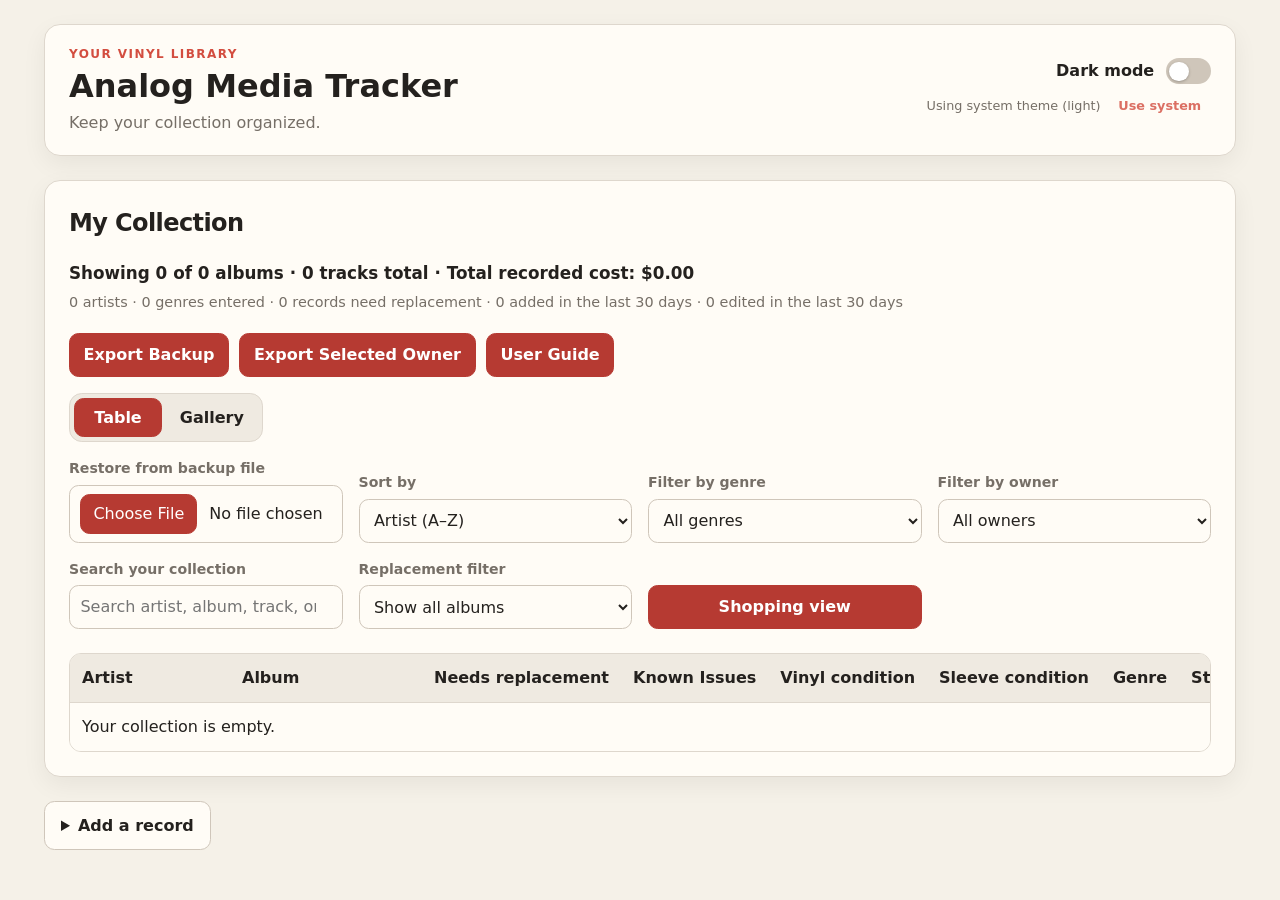
<file: index.html>
<!DOCTYPE html>
<html lang="en">
<head>
    <meta charset="UTF-8">
    <meta name="viewport" content="width=device-width, initial-scale=1.0">
    <link rel="stylesheet" href="styles.css">
    <link rel="icon" type="image/svg+xml" href="icons/record-icon.svg">
    <script src="database.js" defer></script>
    <script src="app.js" defer></script>
    <script src="backup.js" defer></script>
    <link rel="manifest" href="manifest.json">
    <meta name="theme-color" content="#222222">
    
    <title>Analog Media Tracker</title>
</head>
<body>
<header class="app-header">
  <div class="app-heading">
    <p class="app-eyebrow">YOUR VINYL LIBRARY</p>
    <h1>Analog Media Tracker</h1>
    <p class="app-subtitle">Keep your collection organized.</p>
  </div>
  <div class="theme-settings">
    <label class="theme-toggle" for="theme-toggle">
      <span>Dark mode</span>
      <input id="theme-toggle" type="checkbox" role="switch">
      <span class="theme-switch-track" aria-hidden="true">
        <span class="theme-switch-thumb"></span>
      </span>
    </label>
    <div class="theme-system-setting">
      <span id="theme-mode-status" aria-live="polite">Using system theme</span>
      <button type="button" id="theme-system-button">Use system</button>
    </div>
  </div>
</header>

<section aria-labelledby="collection-heading">
  <h2 id="collection-heading">My Collection</h2>
  <p id="collection-summary" aria-live="polite"></p>
  <p id="collection-stats" aria-live="polite"></p>

  <div class="collection-controls">
    <div class="collection-actions">
      <button type="button" id="export-backup-button">Export Backup</button>
      <button type="button" id="export-owner-backup-button">Export Selected Owner</button>
      <a class="user-guide-link" href="./user-guide.html">User Guide</a>
    </div>

    <div class="collection-view-toggle" role="group" aria-label="Collection view">
      <button type="button" id="table-view-toggle" aria-pressed="true">Table</button>
      <button type="button" id="gallery-view-toggle" aria-pressed="false">Gallery</button>
    </div>

    <div class="filter-field">
      <label for="restore-backup-file">Restore from backup file</label>
      <input
        type="file"
        id="restore-backup-file"
        accept=".json,application/json">
    </div>

    <div class="filter-field">
      <label for="collection-sort">Sort by</label>
      <select id="collection-sort">
        <option value="artist-asc">Artist (A–Z)</option>
        <option value="album-asc">Album (A–Z)</option>
        <option value="year-desc">Pressing year (newest first)</option>
        <option value="year-asc">Pressing year (oldest first)</option>
        <option value="genre-asc">Genre (A–Z)</option>
        <option value="created-desc">Recently added</option>
        <option value="updated-desc">Recently edited</option>
      </select>
    </div>

    <div class="filter-field">
      <label for="genre-filter">Filter by genre</label>
      <select id="genre-filter">
        <option value="">All genres</option>
      </select>
    </div>

    <div class="filter-field">
      <label for="owner-filter">Filter by owner</label>
      <select id="owner-filter">
        <option value="">All owners</option>
      </select>
    </div>

    <div class="filter-field">
      <label for="collection-search">Search your collection</label>
      <input
        id="collection-search"
        type="search"
        placeholder="Search artist, album, track, or issue"
      >
    </div>

    <div class="filter-field">
      <label for="replacement-filter">Replacement filter</label>
      <select id="replacement-filter">
        <option value="all">Show all albums</option>
        <option value="needed">Needs replacement</option>
      </select>
    </div>

    <button type="button" id="shopping-view-toggle" aria-pressed="false">
      Shopping view
    </button>
  </div>

  <div class="collection-view-content">
    <div id="collection-table-view" class="table-wrapper">
      <div class="table-scroll">
        <table>
          <thead>
            <tr>
              <th scope="col">Artist</th>
              <th scope="col">Album</th>
              <th scope="col">Needs replacement</th>
              <th scope="col">Known Issues</th>
              <th scope="col">Vinyl condition</th>
              <th scope="col">Sleeve condition</th>
              <th scope="col">Genre</th>
              <th scope="col">Storage location</th>
              <th scope="col">Album Release Date</th>
              <th scope="col">Pressing Year</th>
              <th scope="col">Price paid (USD)</th>
              <th scope="col">Owner</th>
              <th scope="col">Last edited</th>
              <th scope="col">Actions</th>
            </tr>
          </thead>
          <tbody id="collection-table-body">
            <!-- JavaScript will add album rows here -->
          </tbody>
        </table>
      </div>
    </div>

    <div id="collection-gallery" class="collection-gallery" role="list" aria-label="Album gallery" hidden></div>
    <nav id="artist-letter-nav" aria-label="Jump to artist" hidden></nav>
  </div>

  </section>
  <details id="add-record-panel">
    <summary>Add a record</summary>
      <section aria-labelledby="add-record-heading">
      <h2 id="add-record-heading">Add a Record</h2>

      <form id="album-form">
    <label for="artist">Artist</label>
    <input id="artist" name="artist" required>

    <label for="album">Album</label>
    <input id="album" name="album" required>
    <label for="album-images">Album Art</label>
      <input
        id="album-images"
        name="albumImages"
        type="file"
        accept="image/*"
        multiple
      >
  <div id="album-image-preview" aria-live="polite"></div>


    <label class="needs-replacement-control">
      <input
        type="checkbox"
        id="needs-replacement"
        name="needsReplacement"
      >
      <span>Needs replacement</span>
    </label>

    <h3>Tracks and issues</h3>
    <div id="track-list"></div>

    <button type="button" id="add-track-button">Add Another Track</button>

    <label for="vinyl-condition">Vinyl condition</label>
    <select id="vinyl-condition" name="vinylCondition">
      <option value="">Choose a condition</option>
      <option>Mint</option>
      <option>Near Mint</option>
      <option>Very Good Plus</option>
      <option>Very Good</option>
      <option>Good</option>
      <option>Poor</option>
    </select>

    <label for="sleeve-condition">Sleeve condition</label>
    <select id="sleeve-condition" name="sleeveCondition">
      <option value="">Choose a condition</option>
      <option>Mint</option>
      <option>Near Mint</option>
      <option>Very Good Plus</option>
      <option>Very Good</option>
      <option>Good</option>
      <option>Poor</option>
    </select>

    <label for="genre">Genre (optional)</label>
    <input
      id="genre"
      name="genre"
      type="text"
      placeholder="Search artist, album, genre, location, track, or issue"
    >

    <label for="storage-location">Storage location (optional)</label>
    <input
      id="storage-location"
      name="storageLocation"
      type="text"
      placeholder="e.g., Living room / Shelf 2"
    >

    <label for="release-date">Album release date</label>
    <input id="release-date" name="releaseDate" type="date">

    <label for="pressing-year">Pressing year</label>
    <input
      id="pressing-year"
      name="pressingYear"
      type="number"
      min="1900"
      max="2100"
    >

    <label for="purchase-price">Price paid (USD)</label>
    <input
      id="purchase-price"
      name="purchasePrice"
      type="number"
      min="0"
      step="0.01"
      inputmode="decimal"
      placeholder="0.00"
    >

    <label for="owner">Owner (optional)</label>
    <input
      id="owner"
      name="owner"
      type="text"
      placeholder="e.g., Alex"
    >

    <button type="submit" id="save-album-button">Save Record</button>
    <button type="button" id="cancel-edit-button" hidden>Cancel Edit</button>
</form>

  </section>
</details>

<dialog id="restore-preview-dialog" class="app-dialog" aria-labelledby="restore-preview-title">
  <div class="restore-preview-content">
    <h2 id="restore-preview-title">Review backup restore</h2>
    <p id="restore-preview-file"></p>
    <ul class="restore-preview-list">
      <li id="restore-preview-additions"></li>
      <li id="restore-preview-updates"></li>
      <li id="restore-preview-skips"></li>
    </ul>
    <p class="dialog-note">
      Existing albums with matching IDs will be replaced by backup versions.
      Albums missing from this backup will remain in your collection.
    </p>
    <form method="dialog" class="dialog-actions">
      <button value="cancel">Cancel</button>
      <button value="restore">Restore backup</button>
    </form>
  </div>
</dialog>

<div id="undo-delete-notice" class="undo-delete-notice" role="status" aria-live="polite" hidden>
  <span id="undo-delete-message"></span>
  <button type="button" id="undo-delete-button">Undo</button>
</div>

<button type="button" id="back-to-top-button" hidden>Back to top</button>


<script>
    const backToTopButton = document.querySelector("#back-to-top-button");

  function updateBackToTopButton() {
    backToTopButton.hidden = window.scrollY === 0;
  }

  backToTopButton.addEventListener("click", () => {
    window.scrollTo({ top: 0, behavior: "smooth" });
  });

  window.addEventListener("scroll", updateBackToTopButton, {
    passive: true
  });

  updateBackToTopButton();


  if ("serviceWorker" in navigator) {
    window.addEventListener("load", () => {
      navigator.serviceWorker.register("./service-worker.js")
        .catch((error) => {
          console.error("Service worker registration failed:", error);
        });
    });
  }
</script>
</body>
</html>
</file>
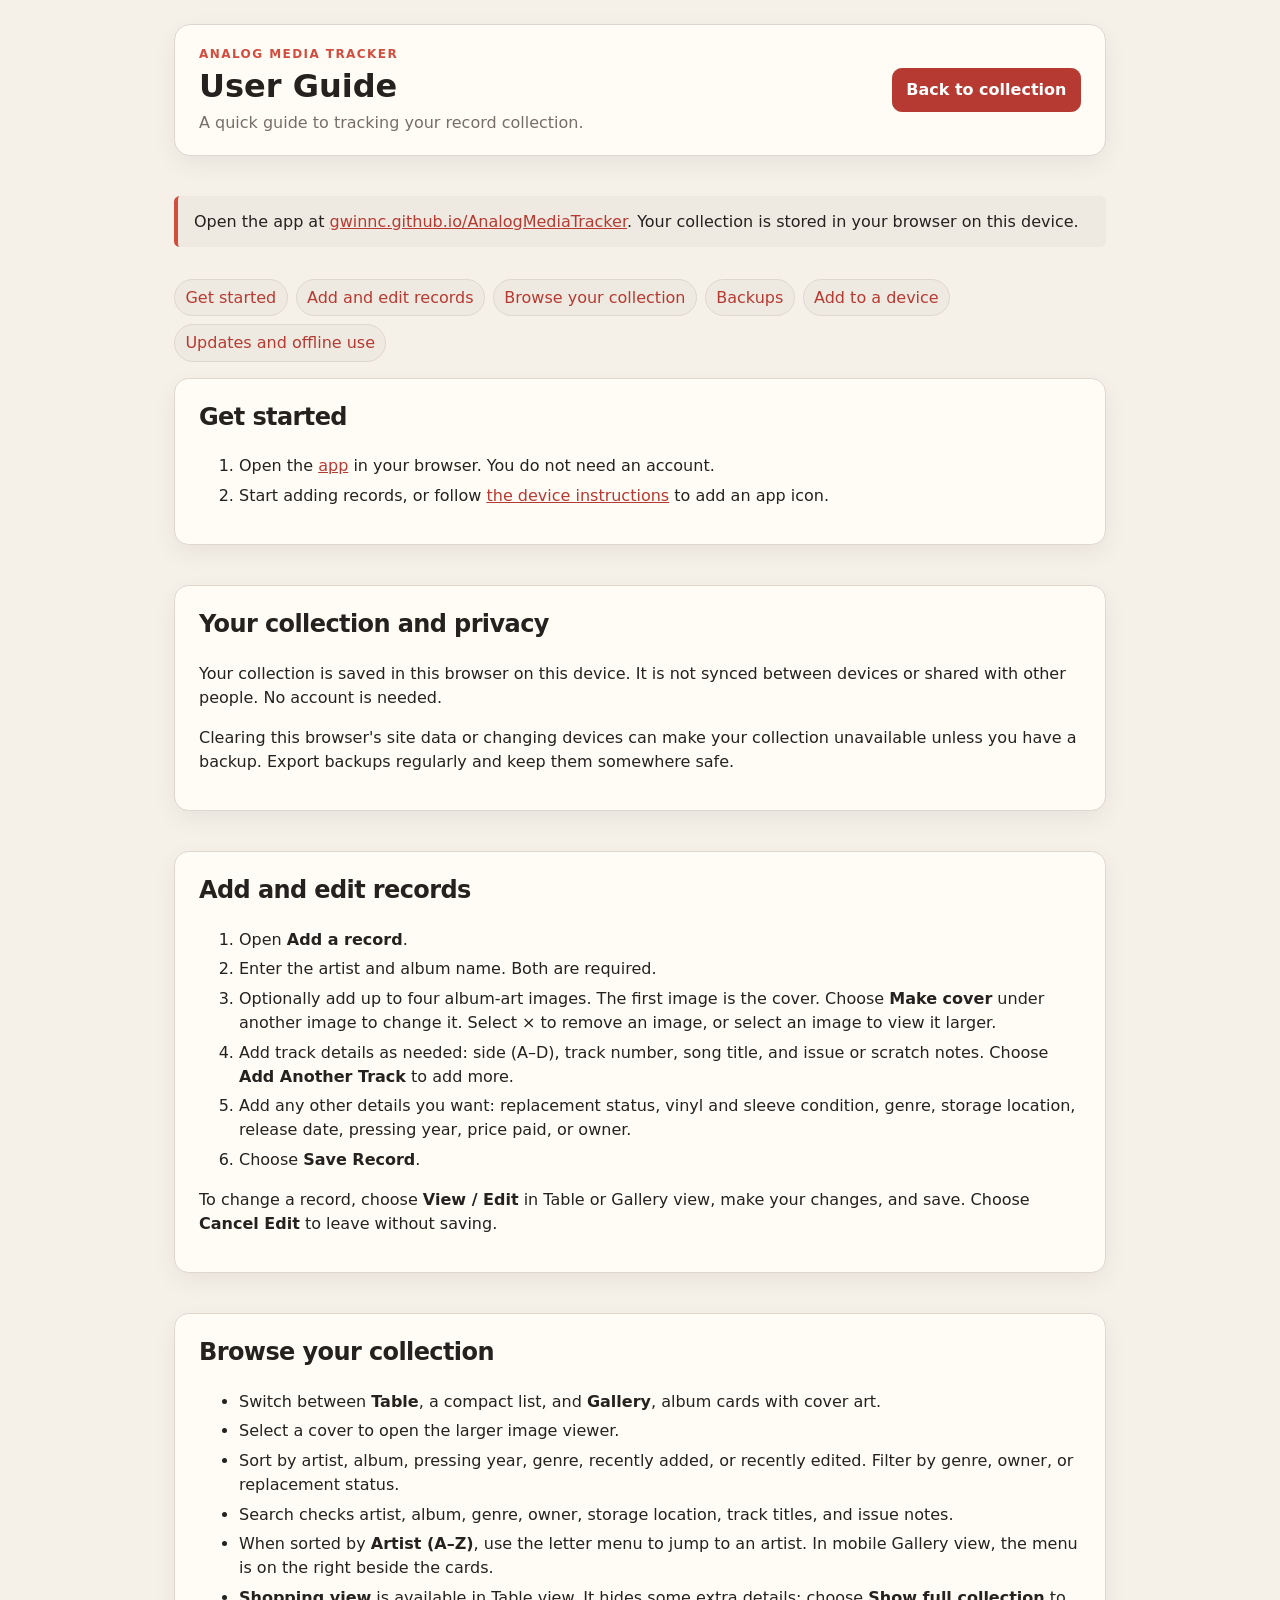
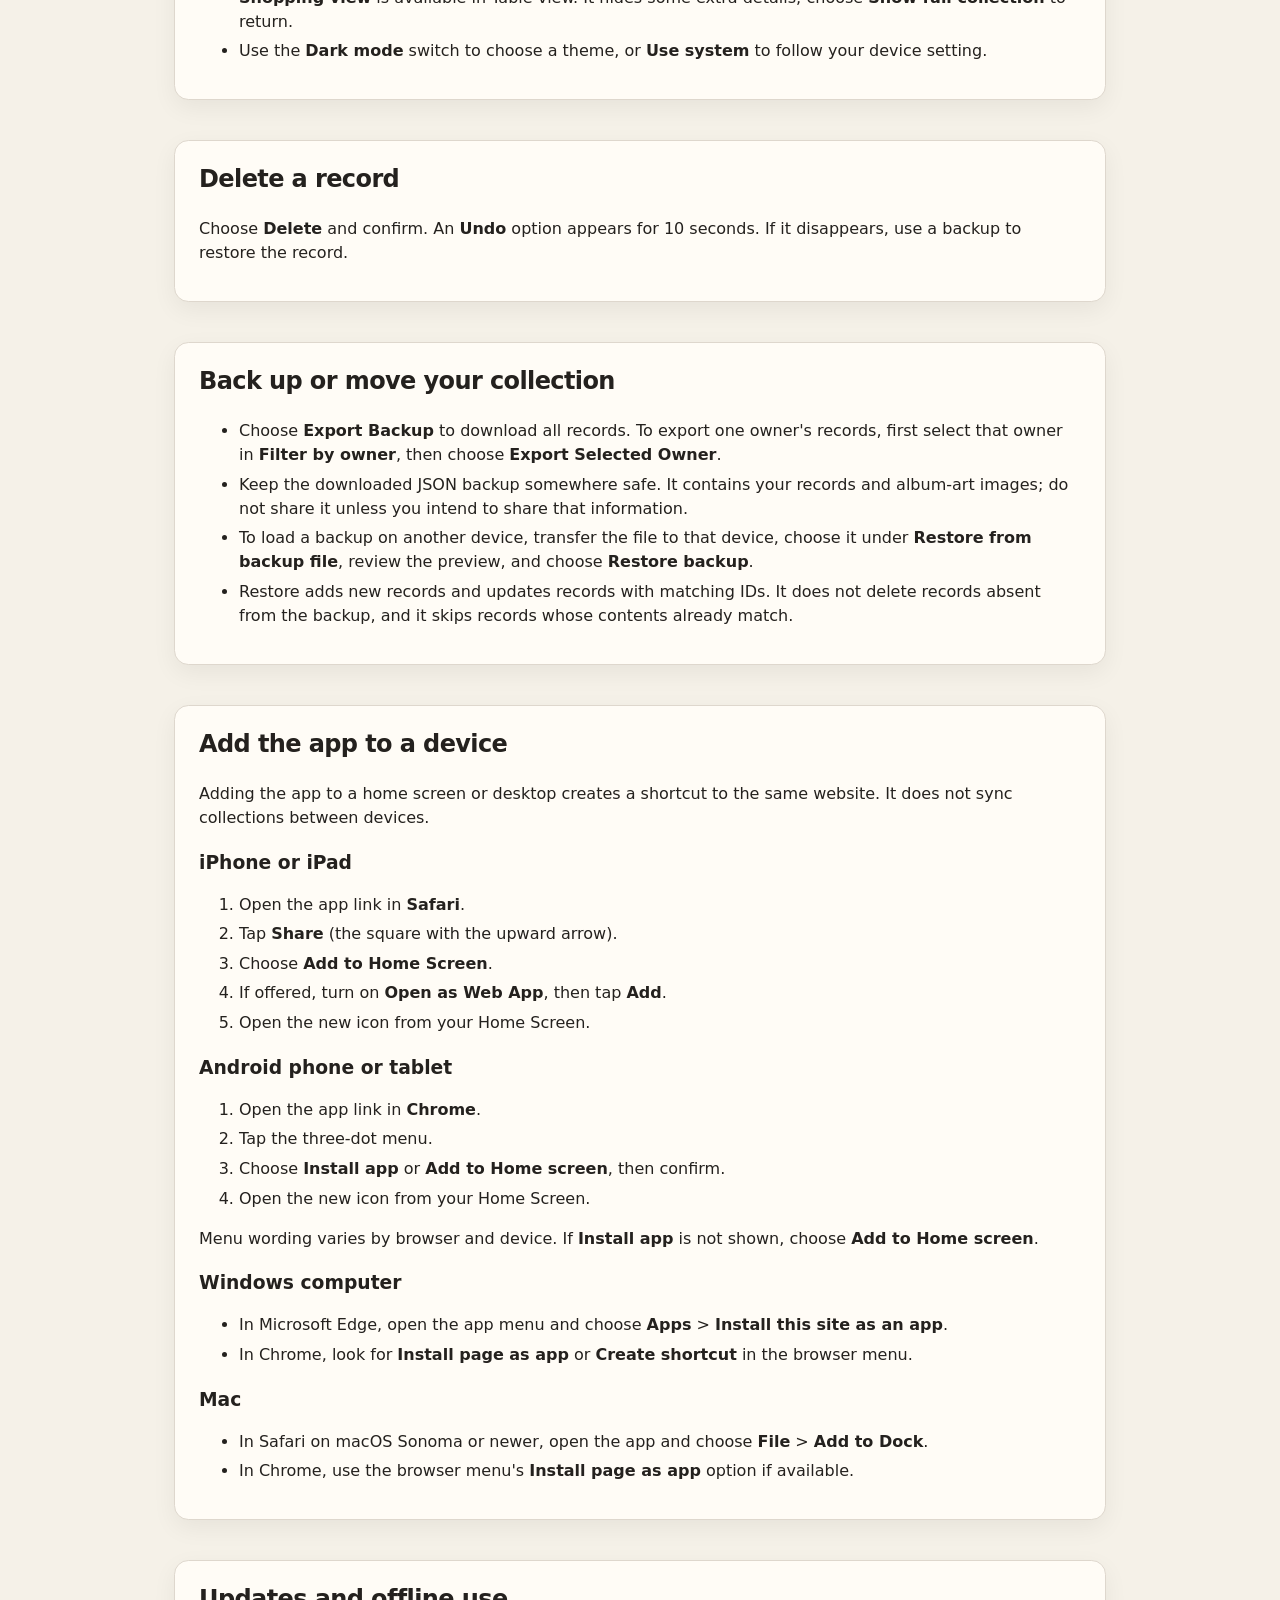
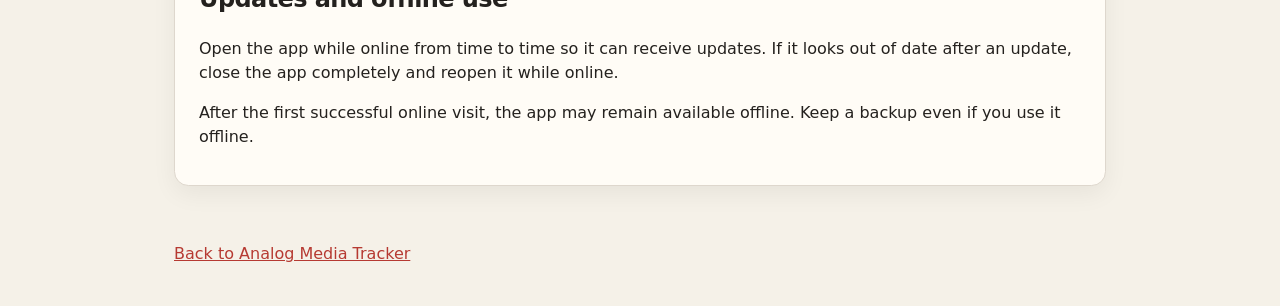
<file: user-guide.html>
<!DOCTYPE html>
<html lang="en">
<head>
  <meta charset="UTF-8">
  <meta name="viewport" content="width=device-width, initial-scale=1.0">
  <meta name="theme-color" content="#222222">
  <title>User Guide | Analog Media Tracker</title>
  <link rel="stylesheet" href="./styles.css">
  <link rel="icon" type="image/svg+xml" href="./icons/record-icon.svg">
  <script>
    try {
      const savedTheme = localStorage.getItem("analog-media-tracker-theme");
      const useDarkTheme =
        savedTheme === "dark" ||
        (savedTheme !== "light" &&
          window.matchMedia("(prefers-color-scheme: dark)").matches);
      document.documentElement.dataset.theme = useDarkTheme ? "dark" : "light";
    } catch (error) {
      console.error("Could not read the saved theme preference:", error);
    }
  </script>
</head>
<body class="user-guide-page">
  <header class="app-header user-guide-header">
    <div class="app-heading">
      <p class="app-eyebrow">ANALOG MEDIA TRACKER</p>
      <h1>User Guide</h1>
      <p class="app-subtitle">A quick guide to tracking your record collection.</p>
    </div>
    <a class="guide-back-link" href="./">Back to collection</a>
  </header>

  <main class="user-guide-content">
    <p class="user-guide-callout">
      Open the app at
      <a href="https://gwinnc.github.io/AnalogMediaTracker/">gwinnc.github.io/AnalogMediaTracker</a>.
      Your collection is stored in your browser on this device.
    </p>

    <nav class="user-guide-toc" aria-label="Guide contents">
      <a href="#getting-started">Get started</a>
      <a href="#add-record">Add and edit records</a>
      <a href="#browse">Browse your collection</a>
      <a href="#backups">Backups</a>
      <a href="#install">Add to a device</a>
      <a href="#updates">Updates and offline use</a>
    </nav>

    <section class="user-guide-section" id="getting-started">
      <h2>Get started</h2>
      <ol>
        <li>
          Open the
          <a href="https://gwinnc.github.io/AnalogMediaTracker/">app</a>
          in your browser. You do not need an account.
        </li>
        <li>
          Start adding records, or follow
          <a href="#install">the device instructions</a> to add an app icon.
        </li>
      </ol>
    </section>

    <section class="user-guide-section" id="privacy">
      <h2>Your collection and privacy</h2>
      <p>
        Your collection is saved in this browser on this device. It is not
        synced between devices or shared with other people. No account is
        needed.
      </p>
      <p>
        Clearing this browser's site data or changing devices can make your
        collection unavailable unless you have a backup. Export backups
        regularly and keep them somewhere safe.
      </p>
    </section>

    <section class="user-guide-section" id="add-record">
      <h2>Add and edit records</h2>
      <ol>
        <li>Open <strong>Add a record</strong>.</li>
        <li>Enter the artist and album name. Both are required.</li>
        <li>
          Optionally add up to four album-art images. The first image is the
          cover. Choose <strong>Make cover</strong> under another image to
          change it. Select × to remove an image, or select an image to view it
          larger.
        </li>
        <li>
          Add track details as needed: side (A–D), track number, song title, and
          issue or scratch notes. Choose <strong>Add Another Track</strong> to
          add more.
        </li>
        <li>
          Add any other details you want: replacement status, vinyl and sleeve
          condition, genre, storage location, release date, pressing year, price
          paid, or owner.
        </li>
        <li>Choose <strong>Save Record</strong>.</li>
      </ol>
      <p>
        To change a record, choose <strong>View / Edit</strong> in Table or
        Gallery view, make your changes, and save. Choose
        <strong>Cancel Edit</strong> to leave without saving.
      </p>
    </section>

    <section class="user-guide-section" id="browse">
      <h2>Browse your collection</h2>
      <ul>
        <li>
          Switch between <strong>Table</strong>, a compact list, and
          <strong>Gallery</strong>, album cards with cover art.
        </li>
        <li>Select a cover to open the larger image viewer.</li>
        <li>
          Sort by artist, album, pressing year, genre, recently added, or
          recently edited. Filter by genre, owner, or replacement status.
        </li>
        <li>
          Search checks artist, album, genre, owner, storage location, track
          titles, and issue notes.
        </li>
        <li>
          When sorted by <strong>Artist (A–Z)</strong>, use the letter menu to
          jump to an artist. In mobile Gallery view, the menu is on the right
          beside the cards.
        </li>
        <li>
          <strong>Shopping view</strong> is available in Table view. It hides
          some extra details; choose <strong>Show full collection</strong> to
          return.
        </li>
        <li>
          Use the <strong>Dark mode</strong> switch to choose a theme, or
          <strong>Use system</strong> to follow your device setting.
        </li>
      </ul>
    </section>

    <section class="user-guide-section" id="delete-records">
      <h2>Delete a record</h2>
      <p>
        Choose <strong>Delete</strong> and confirm. An <strong>Undo</strong>
        option appears for 10 seconds. If it disappears, use a backup to restore
        the record.
      </p>
    </section>

    <section class="user-guide-section" id="backups">
      <h2>Back up or move your collection</h2>
      <ul>
        <li>
          Choose <strong>Export Backup</strong> to download all records. To
          export one owner's records, first select that owner in
          <strong>Filter by owner</strong>, then choose
          <strong>Export Selected Owner</strong>.
        </li>
        <li>
          Keep the downloaded JSON backup somewhere safe. It contains your
          records and album-art images; do not share it unless you intend to
          share that information.
        </li>
        <li>
          To load a backup on another device, transfer the file to that device,
          choose it under <strong>Restore from backup file</strong>, review the
          preview, and choose <strong>Restore backup</strong>.
        </li>
        <li>
          Restore adds new records and updates records with matching IDs. It
          does not delete records absent from the backup, and it skips records
          whose contents already match.
        </li>
      </ul>
    </section>

    <section class="user-guide-section" id="install">
      <h2>Add the app to a device</h2>
      <p>
        Adding the app to a home screen or desktop creates a shortcut to the
        same website. It does not sync collections between devices.
      </p>

      <h3>iPhone or iPad</h3>
      <ol>
        <li>Open the app link in <strong>Safari</strong>.</li>
        <li>Tap <strong>Share</strong> (the square with the upward arrow).</li>
        <li>Choose <strong>Add to Home Screen</strong>.</li>
        <li>
          If offered, turn on <strong>Open as Web App</strong>, then tap
          <strong>Add</strong>.
        </li>
        <li>Open the new icon from your Home Screen.</li>
      </ol>

      <h3>Android phone or tablet</h3>
      <ol>
        <li>Open the app link in <strong>Chrome</strong>.</li>
        <li>Tap the three-dot menu.</li>
        <li>
          Choose <strong>Install app</strong> or
          <strong>Add to Home screen</strong>, then confirm.
        </li>
        <li>Open the new icon from your Home Screen.</li>
      </ol>
      <p>
        Menu wording varies by browser and device. If
        <strong>Install app</strong> is not shown, choose
        <strong>Add to Home screen</strong>.
      </p>

      <h3>Windows computer</h3>
      <ul>
        <li>
          In Microsoft Edge, open the app menu and choose
          <strong>Apps</strong> &gt;
          <strong>Install this site as an app</strong>.
        </li>
        <li>
          In Chrome, look for <strong>Install page as app</strong> or
          <strong>Create shortcut</strong> in the browser menu.
        </li>
      </ul>

      <h3>Mac</h3>
      <ul>
        <li>
          In Safari on macOS Sonoma or newer, open the app and choose
          <strong>File</strong> &gt; <strong>Add to Dock</strong>.
        </li>
        <li>
          In Chrome, use the browser menu's
          <strong>Install page as app</strong> option if available.
        </li>
      </ul>
    </section>

    <section class="user-guide-section" id="updates">
      <h2>Updates and offline use</h2>
      <p>
        Open the app while online from time to time so it can receive updates.
        If it looks out of date after an update, close the app completely and
        reopen it while online.
      </p>
      <p>
        After the first successful online visit, the app may remain available
        offline. Keep a backup even if you use it offline.
      </p>
    </section>

    <p><a href="./">Back to Analog Media Tracker</a></p>
  </main>
</body>
</html>
</file>
<file: styles.css>
* {
  box-sizing: border-box;
}

:root {
  color-scheme: light;
  --page: #f5f1e8;
  --surface: #fffcf6;
  --surface-muted: #efeae1;
  --text: #24211e;
  --text-muted: #766f67;
  --border: #ded7cd;
  --border-strong: #cfc6ba;
  --accent: #d34d3f;
  --accent-hover: #b63a32;
  --accent-soft: #fbecea;
  --button-accent: #b63a32;
  --button-hover: #9e3029;
  --focus: #d34d3f;
  --button-text: #ffffff;
  --row-alt: #f8f4ec;
  --shadow: 0 8px 24px rgb(0 0 0 / 6%);
}

:root[data-theme="dark"] {
  color-scheme: dark;
  --page: #151311;
  --surface: #211e1b;
  --surface-muted: #2c2824;
  --text: #f3ede5;
  --text-muted: #b2a69c;
  --border: #403a34;
  --border-strong: #554d45;
  --accent: #d34d3f;
  --accent-hover: #e16d60;
  --accent-soft: #3b2521;
  --button-accent: #b63a32;
  --button-hover: #9e3029;
  --focus: #e16d60;
  --button-text: #ffffff;
  --row-alt: #27231f;
  --shadow: 0 8px 24px rgb(0 0 0 / 32%);
}

body {
  margin: 0 auto;
  padding: 1.5rem;
  max-width: 1240px;
  color: var(--text);
  background: var(--page);
  font-family: system-ui, -apple-system, BlinkMacSystemFont, "Segoe UI",
    sans-serif;
  line-height: 1.5;
  transition: color 180ms ease, background-color 180ms ease;
}

.app-header {
  display: flex;
  align-items: center;
  justify-content: space-between;
  gap: 1.5rem;
  margin-bottom: 1.5rem;
  padding: 1.25rem 1.5rem;
  background: var(--surface);
  border: 1px solid var(--border);
  border-radius: 1rem;
  box-shadow: var(--shadow);
}

.app-eyebrow {
  margin: 0 0 0.25rem;
  color: var(--accent);
  font-size: 0.75rem;
  font-weight: 750;
  letter-spacing: 0.12em;
}

.app-heading h1 {
  margin: 0;
  font-size: clamp(1.45rem, 3vw, 2rem);
  line-height: 1.2;
}

.app-subtitle {
  margin: 0.35rem 0 0;
  color: var(--text-muted);
}

.theme-settings {
  display: grid;
  justify-items: end;
  gap: 0.35rem;
}

.theme-toggle {
  position: relative;
  display: inline-flex;
  align-items: center;
  gap: 0.75rem;
  font-weight: 650;
  cursor: pointer;
}

.theme-toggle input {
  position: absolute;
  width: 1px;
  height: 1px;
  min-height: 0;
  margin: 0;
  padding: 0;
  border: 0;
  opacity: 0;
  pointer-events: none;
}

.theme-switch-track {
  display: inline-flex;
  align-items: center;
  width: 2.8rem;
  height: 1.6rem;
  padding: 0.2rem;
  background: var(--border-strong);
  border-radius: 999px;
  transition: background-color 160ms ease;
}

.theme-switch-thumb {
  width: 1.2rem;
  height: 1.2rem;
  background: #fff;
  border-radius: 50%;
  box-shadow: 0 1px 3px rgb(0 0 0 / 25%);
  transition: transform 160ms ease;
}

.theme-toggle input:checked + .theme-switch-track {
  background: var(--accent);
}

.theme-toggle input:checked + .theme-switch-track .theme-switch-thumb {
  transform: translateX(1.2rem);
}

.theme-toggle input:focus-visible + .theme-switch-track {
  outline: 3px solid var(--focus);
  outline-offset: 3px;
}

.theme-system-setting {
  display: flex;
  align-items: center;
  gap: 0.5rem;
  color: var(--text-muted);
  font-size: 0.8rem;
}

@media (prefers-color-scheme: dark) {
  :root:not([data-theme]) {
    color-scheme: dark;
    --page: #151311;
    --surface: #211e1b;
    --surface-muted: #2c2824;
    --text: #f3ede5;
    --text-muted: #b2a69c;
    --border: #403a34;
    --border-strong: #554d45;
    --accent: #d34d3f;
    --accent-hover: #e16d60;
    --accent-soft: #3b2521;
    --button-accent: #b63a32;
    --button-hover: #9e3029;
    --focus: #e16d60;
    --button-text: #ffffff;
    --row-alt: #27231f;
    --shadow: 0 8px 24px rgb(0 0 0 / 32%);
  }
}

#theme-system-button {
  min-height: 2rem;
  padding: 0.25rem 0.55rem;
  color: var(--accent);
  background: transparent;
  border-color: transparent;
  font-size: 0.8rem;
}

#theme-system-button:hover:not(:disabled) {
  color: var(--accent-hover);
  background: var(--accent-soft);
}

#theme-system-button:disabled {
  opacity: 0.8;
  cursor: default;
}

section {
  margin: 0 0 1.5rem;
  padding: clamp(1rem, 2.5vw, 1.5rem);
  background: var(--surface);
  border: 1px solid var(--border);
  border-radius: 1rem;
  box-shadow: var(--shadow);
}

h2 {
  margin-top: 0;
  letter-spacing: -0.025em;
}

details > summary {
  width: fit-content;
  margin: 0.75rem 0;
  padding: 0.7rem 1rem;
  background: var(--surface);
  border: 1px solid var(--border-strong);
  border-radius: 0.65rem;
  font-weight: 600;
  cursor: pointer;
}

details > summary:hover {
  background: var(--surface-muted);
}

details[open] > summary {
  margin-bottom: 0.75rem;
}

form {
  display: grid;
  gap: 0.6rem;
  max-width: 650px;
}

input,
select,
button {
  min-height: 2.75rem;
  font: inherit;
}

input,
select {
  width: 100%;
  padding: 0.5rem 0.65rem;
  color: var(--text);
  background: var(--surface);
  border: 1px solid var(--border-strong);
  border-radius: 0.6rem;
}

button {
  width: fit-content;
  padding: 0.5rem 0.85rem;
  color: var(--button-text);
  background: var(--button-accent);
  border: 1px solid var(--button-accent);
  border-radius: 0.6rem;
  font-weight: 600;
  cursor: pointer;
  transition: background-color 150ms ease, border-color 150ms ease,
    transform 150ms ease;
}

button:hover {
  background: var(--button-hover);
  border-color: var(--button-hover);
}

button:active:not(:disabled) {
  transform: translateY(1px);
}

button:disabled {
  opacity: 0.62;
  cursor: not-allowed;
}

button:focus-visible,
input:focus-visible,
select:focus-visible,
a:focus-visible {
  outline: 3px solid var(--focus);
  outline-offset: 2px;
}

.collection-actions .user-guide-link,
.guide-back-link {
  display: inline-flex;
  align-items: center;
  justify-content: center;
  min-height: 2.75rem;
  padding: 0.5rem 0.85rem;
  color: var(--button-text);
  background: var(--button-accent);
  border: 1px solid var(--button-accent);
  border-radius: 0.6rem;
  font-weight: 600;
  text-decoration: none;
  transition: background-color 150ms ease, border-color 150ms ease;
}

.collection-actions .user-guide-link:hover,
.guide-back-link:hover {
  color: var(--button-text);
  background: var(--button-hover);
  border-color: var(--button-hover);
}

.user-guide-page {
  max-width: 980px;
}

.user-guide-content {
  display: grid;
  gap: 1rem;
}

.user-guide-toc {
  display: flex;
  flex-wrap: wrap;
  gap: 0.5rem;
}

.user-guide-toc a {
  padding: 0.35rem 0.65rem;
  color: var(--text);
  background: var(--surface-muted);
  border: 1px solid var(--border);
  border-radius: 999px;
  text-decoration: none;
}

.user-guide-content a:not(.guide-back-link) {
  color: var(--accent-hover);
}

.user-guide-section {
  padding: 1.25rem 1.5rem;
  background: var(--surface);
  border: 1px solid var(--border);
  border-radius: 0.9rem;
  box-shadow: var(--shadow);
}

.user-guide-section h2 {
  margin-top: 0;
}

.user-guide-section h3 {
  margin-bottom: 0.35rem;
}

.user-guide-section li + li {
  margin-top: 0.35rem;
}

.user-guide-callout {
  padding: 0.85rem 1rem;
  background: var(--surface-muted);
  border-left: 4px solid var(--accent);
  border-radius: 0.35rem;
}

a:focus-visible {
  border-radius: 0.35rem;
}

@media (max-width: 600px) {
  .user-guide-header {
    align-items: flex-start;
    flex-direction: column;
  }

  .user-guide-section {
    padding: 1rem;
  }
}

.track-row {
  display: grid;
  grid-template-columns: repeat(2, minmax(0, 1fr));
  gap: 0.75rem;
  margin: 1rem 0;
  padding: 1rem;
  border: 1px solid var(--border);
  border-radius: 0.75rem;
}

.track-row legend {
  padding: 0 0.35rem;
}

.track-row label {
  display: grid;
  gap: 0.25rem;
}

.track-row button {
  grid-column: 1 / -1;
}

#collection-summary {
  margin: 0 0 0.35rem;
  font-size: 1.05rem;
  font-weight: 650;
}

#collection-stats {
  margin: 0;
  color: var(--text-muted);
  font-size: 0.9rem;
}

.collection-controls {
  display: grid;
  grid-template-columns: repeat(auto-fit, minmax(min(100%, 14rem), 1fr));
  align-items: end;
  gap: 1rem;
  margin: 1.25rem 0 1.5rem;
}

.collection-actions {
  display: flex;
  grid-column: 1 / -1;
  flex-wrap: wrap;
  gap: 0.65rem;
}

.collection-view-toggle {
  display: inline-flex;
  grid-column: 1 / -1;
  gap: 0.25rem;
  width: fit-content;
  padding: 0.25rem;
  background: var(--surface-muted);
  border: 1px solid var(--border);
  border-radius: 0.8rem;
}

.collection-view-toggle button {
  min-width: 5.5rem;
  min-height: 2.4rem;
  padding: 0.4rem 0.8rem;
}

.collection-view-toggle button:not([aria-pressed="true"]) {
  color: var(--text);
  background: transparent;
  border-color: transparent;
}

.collection-view-toggle button:not([aria-pressed="true"]):hover {
  background: var(--surface);
  border-color: var(--border);
}

.collection-view-toggle button[aria-pressed="true"]:hover {
  background: var(--button-hover);
  border-color: var(--button-hover);
}

.filter-field {
  display: grid;
  min-width: 0;
  gap: 0.35rem;
}

.filter-field label {
  color: var(--text-muted);
  font-size: 0.88rem;
  font-weight: 600;
}

.collection-controls input,
.collection-controls select {
  margin: 0;
}

.collection-controls #shopping-view-toggle {
  width: 100%;
  margin: 0;
}

.collection-gallery {
  display: grid;
  grid-template-columns: repeat(auto-fill, minmax(min(100%, 14rem), 1fr));
  align-items: stretch;
  gap: 1rem;
}

.collection-gallery[hidden],
#collection-table-view[hidden] {
  display: none;
}

.collection-gallery-empty {
  grid-column: 1 / -1;
  margin: 0;
  padding: 1.5rem;
  color: var(--text-muted);
  background: var(--surface-muted);
  border: 1px dashed var(--border-strong);
  border-radius: 0.8rem;
  text-align: center;
}

.album-gallery-card {
  display: flex;
  min-width: 0;
  flex-direction: column;
  overflow: hidden;
  background: var(--surface);
  border: 1px solid var(--border);
  border-radius: 0.9rem;
  box-shadow: 0 4px 14px rgb(0 0 0 / 8%);
}

.album-gallery-cover-button {
  display: block;
  width: 100%;
  min-height: 0;
  padding: 0;
  overflow: hidden;
  background: var(--surface-muted);
  border: 0;
  border-radius: 0;
}

.album-gallery-cover-button:hover {
  background: var(--surface-muted);
}

.album-gallery-cover-button img {
  display: block;
  width: 100%;
  aspect-ratio: 1;
  object-fit: cover;
}

.album-gallery-cover-placeholder {
  display: grid;
  aspect-ratio: 1;
  place-items: center;
  padding: 1rem;
  color: var(--text-muted);
  background: var(--surface-muted);
  font-weight: 600;
}

.album-gallery-content {
  display: flex;
  flex: 1;
  flex-direction: column;
  padding: 1rem;
}

.album-gallery-content h3 {
  margin: 0;
  font-size: 1.05rem;
  line-height: 1.35;
  overflow-wrap: anywhere;
}

.album-gallery-artist {
  margin: 0.25rem 0 0.75rem;
  color: var(--text-muted);
}

.album-gallery-badge {
  align-self: flex-start;
  margin-bottom: 0.75rem;
  padding: 0.2rem 0.55rem;
  color: var(--accent-hover);
  background: var(--accent-soft);
  border-radius: 999px;
  font-size: 0.78rem;
  font-weight: 650;
}

.album-gallery-metadata {
  display: grid;
  grid-template-columns: auto minmax(0, 1fr);
  gap: 0.35rem 0.75rem;
  margin: 0.25rem 0 0.75rem;
  font-size: 0.86rem;
}

.album-gallery-metadata dt {
  color: var(--text-muted);
}

.album-gallery-metadata dd {
  min-width: 0;
  margin: 0;
  text-align: right;
  overflow-wrap: anywhere;
}

.album-gallery-actions {
  display: flex;
  gap: 0.5rem;
  margin-top: auto;
  padding-top: 0.75rem;
}

.album-gallery-actions button {
  min-height: 2.35rem;
  padding: 0.4rem 0.65rem;
  font-size: 0.88rem;
}

.album-gallery-actions .album-gallery-edit {
  flex: 1;
  color: var(--text);
  background: var(--surface-muted);
  border-color: var(--border);
}

.album-gallery-actions .album-gallery-edit:hover {
  background: var(--border);
}

.album-art-viewer {
  width: 90vw;
  max-width: 64rem;
  max-height: 90vh;
  padding: 1rem;
  color: var(--text);
  background: var(--surface);
  border: 1px solid var(--border);
  border-radius: 0.9rem;
}

.album-art-viewer::backdrop {
  background: rgb(0 0 0 / 58%);
}

.album-art-viewer-controls {
  display: flex;
  align-items: center;
  flex-wrap: wrap;
  gap: 0.5rem;
}

.album-art-viewer-image {
  display: block;
  width: 100%;
  max-width: 85vw;
  max-height: 80vh;
  margin-top: 0.75rem;
  object-fit: contain;
}

@media (max-width: 600px) {
  .album-art-viewer[open] {
    position: fixed;
    inset: 0;
    display: flex;
    width: 100vw;
    max-width: none;
    height: 100vh;
    height: 100dvh;
    max-height: none;
    flex-direction: column;
    margin: 0;
    padding:
      max(1rem, env(safe-area-inset-top))
      1rem
      max(1rem, env(safe-area-inset-bottom));
    overflow: auto;
    overscroll-behavior: contain;
    border-radius: 0;
  }

  .album-art-viewer-controls {
    flex: 0 0 auto;
    justify-content: space-between;
    gap: 0.35rem;
  }

  .album-art-viewer-controls button {
    min-height: 2.4rem;
    padding: 0.35rem 0.5rem;
    font-size: 0.88rem;
  }

  .album-art-viewer-image {
    flex: 1;
    min-height: 0;
    max-width: 100%;
    max-height: calc(100vh - 7rem);
    max-height: calc(100dvh - 7rem);
    margin: 0.75rem auto 0;
  }
}

#restore-backup-file {
  display: block;
  max-width: 100%;
}

.table-wrapper {
  max-width: 100%;
  display: grid;
  grid-template-columns: minmax(0, 1fr) auto;
  align-items: start;
}

.collection-view-content {
  display: grid;
  grid-template-columns: minmax(0, 1fr) auto;
  align-items: start;
  max-width: 100%;
}

.collection-view-content > #collection-table-view,
.collection-view-content > .collection-gallery {
  grid-column: 1;
  grid-row: 1;
}

.collection-view-content > #artist-letter-nav {
  grid-column: 2;
  grid-row: 1;
}


table {
  width: 100%;
  border-collapse: collapse;
}

th,
td {
  padding: 0.75rem;
  border-bottom: 1px solid var(--border);
  text-align: left;
  white-space: nowrap;
}

th {
  background: var(--surface-muted);
}

tbody tr:last-child td {
  border-bottom: 0;
}

@media (min-width: 601px) {
    .table-wrapper {
    grid-template-columns: minmax(0, 1fr) auto;
    border: 0;
  }

  .table-scroll {
    min-width: 0;
    max-width: 100%;
    max-height: 70vh;
    overflow: auto;
    border: 1px solid var(--border);
    border-radius: 0.75rem;
  }


    .collection-view-content > #artist-letter-nav:not([hidden]) {
    display: flex;
    flex-direction: column;
    align-self: start;
    justify-self: end;
    position: sticky;
    top: 0.5rem;
    z-index: 3;
    gap: 0.25rem;
    max-height: calc(100vh - 1rem);
    overflow-y: auto;
    margin: 0.5rem;
    padding: 0.35rem;
    background: var(--surface);
    border: 1px solid var(--border);
    border-radius: 0.75rem;
  }

  #artist-letter-nav button {
    flex: 0 0 auto;
    min-width: 2.5rem;
    min-height: 2.5rem;
  }

  .table-wrapper table {
    width: max-content;
    min-width: 100%;
    border-collapse: separate;
    border-spacing: 0;
  }
    .table-wrapper .album-cell-content {
    display: flex;
    align-items: center;
    gap: 0.6rem;
  }

  .table-wrapper .album-cell-content img {
    flex: 0 0 3.5rem;
    width: 3.5rem;
    height: 3.5rem;
    border: 1px solid var(--border);
    border-radius: 0.4rem;
    object-fit: cover;
  }


  .table-wrapper tbody tr:nth-child(even) td {
  background: var(--row-alt);
  }

  .table-wrapper tbody tr:nth-child(even) td:first-child,
  .table-wrapper tbody tr:nth-child(even) td:nth-child(2),
  .table-wrapper tbody tr:nth-child(even) td:last-child {
    background: var(--row-alt);
  }

  .table-wrapper thead th {
    position: sticky;
    top: 0;
    z-index: 2;
    background: var(--surface-muted);
  }

  .table-wrapper th:first-child,
  .table-wrapper td:first-child {
    position: sticky;
    left: 0;
    min-width: 10rem;
    background: var(--surface);
    z-index: 1;
  }

  .table-wrapper th:nth-child(2),
  .table-wrapper td:nth-child(2) {
    position: sticky;
    left: 10rem;
    min-width: 12rem;
    background: var(--surface);
    z-index: 1;
  }

  .table-wrapper th:first-child,
  .table-wrapper th:nth-child(2),
  .table-wrapper th:last-child {
    background: var(--surface-muted);
    z-index: 2;
  }

  .table-wrapper th:last-child,
  .table-wrapper td:last-child {
    position: sticky;
    right: 0;
    min-width: 9rem;
    background: var(--surface);
    z-index: 1;
    box-shadow: -3px 0 5px rgb(0 0 0 / 12%);
  }

  .table-wrapper th:last-child {
    background: var(--surface-muted);
  }
      .table-wrapper tbody td:last-child button {
    display: block;
    width: 100%;
    margin: 0 0 0.35rem;
    padding: 0.35rem 0.5rem;
    font-size: 0.85rem;
  }

  .table-wrapper tbody td:last-child button:last-child {
    margin-bottom: 0;
  }


}


@media (max-width: 600px) {
  body {
    padding: 0.85rem;
  }

  .app-header {
    align-items: flex-start;
    flex-direction: column;
    gap: 1rem;
    padding: 1rem;
  }

  .theme-settings {
    justify-items: start;
    width: 100%;
  }

  .theme-system-setting {
    flex-wrap: wrap;
  }

  section {
    padding: 1rem;
  }

  .track-row {
    grid-template-columns: 1fr;
    padding: 0.75rem;
  }

  .track-row button {
    grid-column: auto;
  }

  form > button {
    width: 100%;
  }

  th,
  td {
    padding: 0.6rem;
  }
    .table-wrapper {
    overflow-x: visible;
    border: 0;
  }

  table,
  tbody {
    display: block;
    width: 100%;
  }

  thead {
    display: none;
  }

  tbody tr {
    display: block;
    margin-bottom: 1rem;
    padding: 0.5rem 0.75rem;
    background: var(--surface);
    border: 1px solid var(--border);
    border-radius: 0.75rem;
  }

    .table-wrapper tbody tr {
    position: relative;
  }

  .table-wrapper tbody td:nth-child(1),
  .table-wrapper tbody td:nth-child(2) {
    padding-right: 4.5rem;
  }

  .table-wrapper .album-cell-content > button {
    position: absolute;
    top: 0.75rem;
    right: 2.75rem;
    z-index: 1;
    display: block;
    width: 3.5rem;
    height: 3.5rem;
    min-height: 0;
  }

  .table-wrapper .album-cell-content img {
    position: static;
    border: 1px solid var(--border);
    border-radius: 0.4rem;
  }


  tbody td {
    display: grid;
    grid-template-columns: 7rem minmax(0, 1fr);
    gap: 0.5rem;
    padding: 0.55rem 0;
    border-bottom: 1px solid var(--border);
    white-space: normal;
    overflow-wrap: anywhere;
  }
    tbody td:nth-child(4) {
    grid-template-columns: minmax(0, 1fr);
  }


  tbody td::before {
    font-weight: 600;
    color: var(--text-muted);
  }

    tbody td:nth-child(1)::before {
    content: "Artist";
  }

  tbody td:nth-child(2)::before {
    content: "Album";
  }

  tbody td:nth-child(3)::before {
    content: "Needs replacement";
  }

  tbody td:nth-child(4)::before {
    content: "Known Issues";
  }

  tbody td:nth-child(5)::before {
    content: "Vinyl condition";
  }

  tbody td:nth-child(6)::before {
    content: "Sleeve condition";
  }

  tbody td:nth-child(7)::before {
    content: "Genre";
  }

  tbody td:nth-child(8)::before {
    content: "Storage location";
  }

  tbody td:nth-child(9)::before {
    content: "Release date";
  }

  tbody td:nth-child(10)::before {
    content: "Pressing year";
  }

  tbody td:nth-child(11)::before {
    content: "Price paid";
  }

  tbody td:nth-child(12)::before {
    content: "Owner";
  }
    tbody td:nth-child(13)::before {
    content: "Last edited";
  }


  tbody td:nth-child(14)::before {
    content: "Actions";
  }

  .table-wrapper.shopping-view tbody td:nth-child(7),
  .table-wrapper.shopping-view tbody td:nth-child(8),
  .table-wrapper.shopping-view tbody td:nth-child(9),
  .table-wrapper.shopping-view tbody td:nth-child(10),
  .table-wrapper.shopping-view tbody td:nth-child(11),
  .table-wrapper.shopping-view tbody td:nth-child(12) {
    display: none;
  }
      .table-wrapper {
    display: grid;
    grid-template-columns: minmax(0, 1fr);
    border: 0;
  }

  .collection-view-content {
    grid-template-columns: minmax(0, 1fr);
  }

  .collection-view-content > #collection-table-view,
  .collection-view-content > .collection-gallery,
  .collection-view-content > #artist-letter-nav {
    grid-area: 1 / 1;
  }

  .table-wrapper > .table-scroll {
    grid-area: 1 / 1;
  }

  .table-scroll {
    min-width: 0;
    max-width: 100%;
    overflow: visible;
  }


  .collection-view-content > #artist-letter-nav:not([hidden]) {
    display: flex;
    flex-direction: column;
    align-self: start;
    justify-self: end;
    position: sticky;
    top: 0.5rem;
    z-index: 3;
    gap: 0.25rem;
    max-height: calc(100vh - 1rem);
    overflow-y: auto;
    margin: 0.5rem -0.9rem 0.5rem 0.5rem;
    padding: 0.35rem;
    background: var(--surface);
    border: 1px solid var(--border);
    border-radius: 0.75rem;
  }

  .collection-view-content.gallery-mode {
    grid-template-columns: minmax(0, 1fr) auto;
  }

  .collection-view-content.gallery-mode > #artist-letter-nav:not([hidden]) {
    grid-column: 2;
    grid-row: 1;
    margin: 0.5rem 0;
  }

  .collection-view-content.gallery-mode > #collection-gallery {
    grid-column: 1;
    grid-row: 1;
  }

  #artist-letter-nav button {
    flex: 0 0 auto;
    min-width: 2.5rem;
    min-height: 2.5rem;
  }



  tbody tr {
    scroll-margin-top: 4.5rem;
  }


  tbody td:last-child {
    display: flex;
    flex-wrap: wrap;
    gap: 0.5rem;
    border-bottom: 0;
  }

  tbody td:last-child::before {
    flex-basis: 100%;
  }

}
.needs-replacement-control {
  display: flex;
  align-items: center;
  gap: 0.6rem;
  width: fit-content;
  cursor: pointer;
}

.needs-replacement-control input[type="checkbox"] {
  width: 1.15rem;
  min-height: 1.15rem;
  height: 1.15rem;
  margin: 0;
  padding: 0;
  accent-color: var(--accent);
  cursor: pointer;
}
input[type="file"]::file-selector-button {
  min-height: 2.5rem;
  margin-right: 0.75rem;
  padding: 0.4rem 0.75rem;
  color: var(--button-text);
  background: var(--button-accent);
  border: 1px solid var(--button-accent);
  border-radius: 0.6rem;
  font: inherit;
  cursor: pointer;
}

input[type="file"]::file-selector-button:hover {
  background: var(--button-hover);
}


#back-to-top-button {
  position: fixed;
  right: 1rem;
  bottom: calc(1rem + env(safe-area-inset-bottom));
  z-index: 10;
  box-shadow: 0 4px 14px rgb(0 0 0 / 24%);
}

.app-dialog {
  width: min(34rem, calc(100vw - 2rem));
  max-width: none;
  padding: 0;
  color: var(--text);
  background: var(--surface);
  border: 1px solid var(--border);
  border-radius: 1rem;
  box-shadow: var(--shadow);
}

.app-dialog::backdrop {
  background: rgb(0 0 0 / 58%);
  backdrop-filter: blur(2px);
}

.restore-preview-content {
  padding: 1.5rem;
}

.restore-preview-content h2 {
  margin-bottom: 0.5rem;
}

#restore-preview-file,
.dialog-note {
  color: var(--text-muted);
}

.restore-preview-list {
  display: grid;
  gap: 0.5rem;
  margin: 1rem 0;
  padding-left: 1.25rem;
}

.dialog-actions {
  display: flex;
  justify-content: flex-end;
  flex-wrap: wrap;
  max-width: none;
  margin-top: 1.25rem;
  gap: 0.65rem;
}

.dialog-actions button:first-child {
  color: var(--text);
  background: var(--surface-muted);
  border-color: var(--border-strong);
}

.dialog-actions button:first-child:hover {
  background: var(--surface-muted);
  border-color: var(--text-muted);
}

.undo-delete-notice {
  position: fixed;
  right: 1rem;
  bottom: calc(4.5rem + env(safe-area-inset-bottom));
  left: 1rem;
  z-index: 20;
  display: flex;
  align-items: center;
  justify-content: space-between;
  width: min(34rem, calc(100vw - 2rem));
  margin: 0 auto;
  padding: 0.65rem 0.75rem 0.65rem 1rem;
  color: var(--text);
  background: var(--surface-muted);
  border: 1px solid var(--border);
  border-radius: 0.8rem;
  box-shadow: var(--shadow);
  gap: 1rem;
}

.undo-delete-notice[hidden] {
  display: none;
}

.undo-delete-notice button {
  flex: 0 0 auto;
  min-height: 2.25rem;
  padding: 0.35rem 0.75rem;
}

@media (prefers-reduced-motion: reduce) {
  html {
    scroll-behavior: auto;
  }
}
</file>
